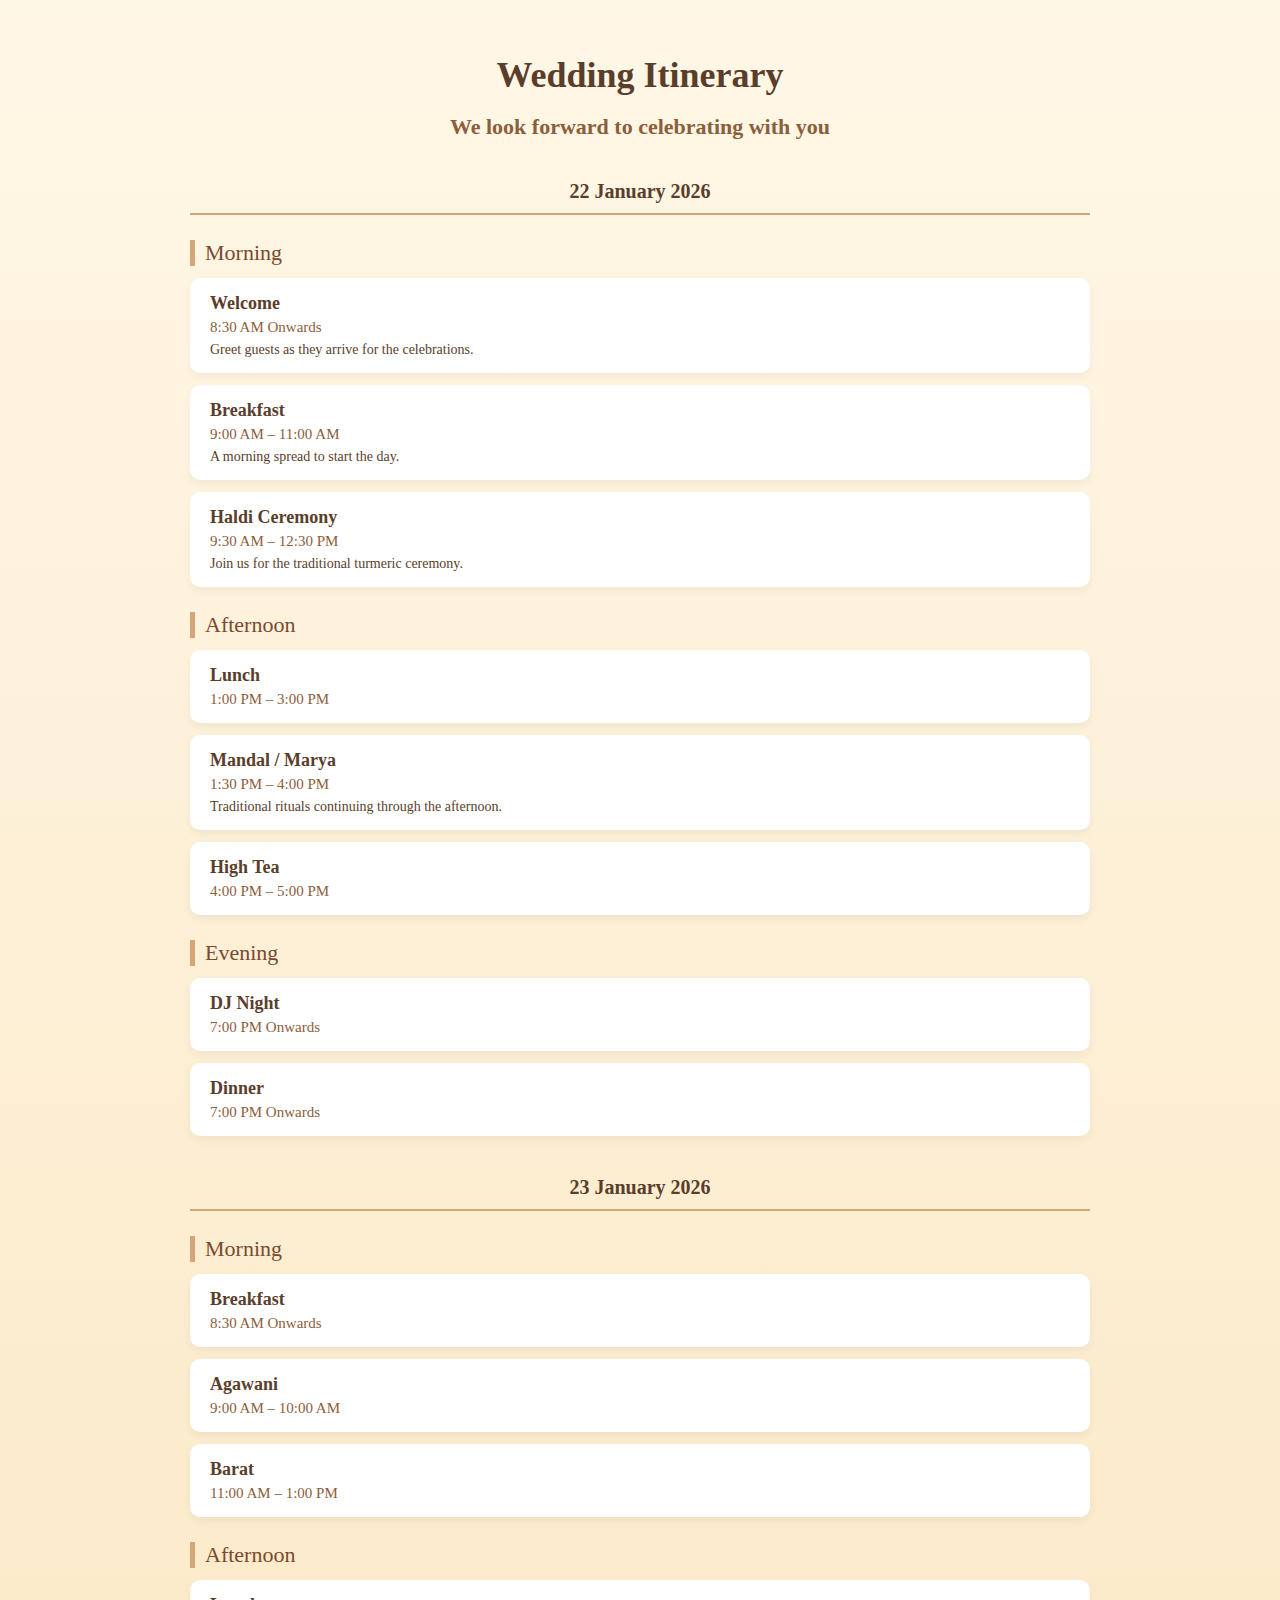
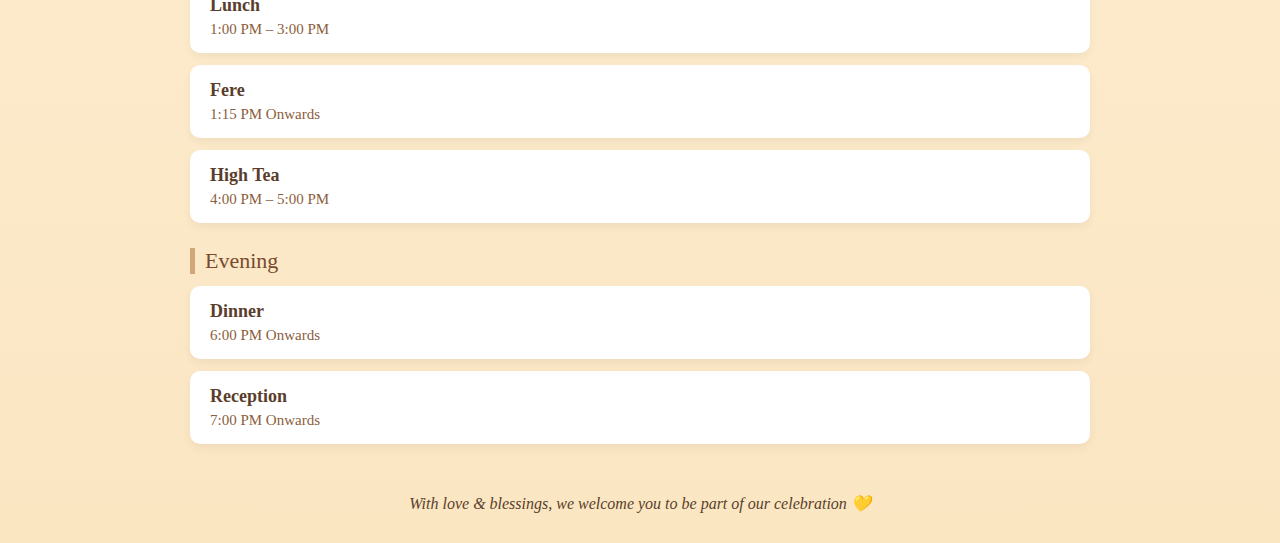
<file: test.html>
<!DOCTYPE html>
<html lang="en">
<head>
  <meta charset="UTF-8" />
  <meta name="viewport" content="width=device-width, initial-scale=1.0"/>
  <title>Wedding Itinerary</title>

  <style>
    body {
      margin: 0;
      font-family: "Georgia", serif;
      background: linear-gradient(to bottom, #fff7e6, #fbe6c2);
      color: #5a3e2b;
    }

    .container {
      max-width: 900px;
      margin: auto;
      padding: 30px 20px;
    }

    h1 {
      text-align: center;
      font-size: 36px;
      margin-bottom: 10px;
    }

    h2 {
      text-align: center;
      font-size: 22px;
      margin-bottom: 30px;
      color: #8b5e3c;
    }

    .date {
      text-align: center;
      font-size: 20px;
      margin: 40px 0 20px;
      font-weight: bold;
      border-bottom: 2px solid #d2a679;
      padding-bottom: 10px;
    }

    .section {
      margin: 25px 0;
    }

    .section-title {
      font-size: 22px;
      margin-bottom: 10px;
      color: #7a4a2e;
      border-left: 5px solid #d2a679;
      padding-left: 10px;
    }

    .event {
      background: #fff;
      border-radius: 10px;
      padding: 15px 20px;
      margin: 12px 0;
      box-shadow: 0 4px 10px rgba(0,0,0,0.05);
    }

    .event-title {
      font-weight: bold;
      font-size: 18px;
    }

    .event-time {
      font-size: 15px;
      color: #8b5e3c;
      margin-top: 5px;
    }

    .event-desc {
      font-size: 14px;
      margin-top: 6px;
    }

    footer {
      text-align: center;
      margin-top: 50px;
      font-size: 16px;
      font-style: italic;
    }

    @media (max-width: 600px) {
      h1 {
        font-size: 28px;
      }
    }
  </style>
</head>

<body>
  <div class="container">

    <h1>Wedding Itinerary</h1>
    <h2>We look forward to celebrating with you</h2>

    <!-- DAY 1 -->
    <div class="date">22 January 2026</div>

    <div class="section">
      <div class="section-title">Morning</div>

      <div class="event">
        <div class="event-title">Welcome</div>
        <div class="event-time">8:30 AM Onwards</div>
        <div class="event-desc">Greet guests as they arrive for the celebrations.</div>
      </div>

      <div class="event">
        <div class="event-title">Breakfast</div>
        <div class="event-time">9:00 AM – 11:00 AM</div>
        <div class="event-desc">A morning spread to start the day.</div>
      </div>

      <div class="event">
        <div class="event-title">Haldi Ceremony</div>
        <div class="event-time">9:30 AM – 12:30 PM</div>
        <div class="event-desc">Join us for the traditional turmeric ceremony.</div>
      </div>
    </div>

    <div class="section">
      <div class="section-title">Afternoon</div>

      <div class="event">
        <div class="event-title">Lunch</div>
        <div class="event-time">1:00 PM – 3:00 PM</div>
      </div>

      <div class="event">
        <div class="event-title">Mandal / Marya</div>
        <div class="event-time">1:30 PM – 4:00 PM</div>
        <div class="event-desc">Traditional rituals continuing through the afternoon.</div>
      </div>

      <div class="event">
        <div class="event-title">High Tea</div>
        <div class="event-time">4:00 PM – 5:00 PM</div>
      </div>
    </div>

    <div class="section">
      <div class="section-title">Evening</div>

      <div class="event">
        <div class="event-title">DJ Night</div>
        <div class="event-time">7:00 PM Onwards</div>
      </div>

      <div class="event">
        <div class="event-title">Dinner</div>
        <div class="event-time">7:00 PM Onwards</div>
      </div>
    </div>

    <!-- DAY 2 -->
    <div class="date">23 January 2026</div>

    <div class="section">
      <div class="section-title">Morning</div>

      <div class="event">
        <div class="event-title">Breakfast</div>
        <div class="event-time">8:30 AM Onwards</div>
      </div>

      <div class="event">
        <div class="event-title">Agawani</div>
        <div class="event-time">9:00 AM – 10:00 AM</div>
      </div>

      <div class="event">
        <div class="event-title">Barat</div>
        <div class="event-time">11:00 AM – 1:00 PM</div>
      </div>
    </div>

    <div class="section">
      <div class="section-title">Afternoon</div>

      <div class="event">
        <div class="event-title">Lunch</div>
        <div class="event-time">1:00 PM – 3:00 PM</div>
      </div>

      <div class="event">
        <div class="event-title">Fere</div>
        <div class="event-time">1:15 PM Onwards</div>
      </div>

      <div class="event">
        <div class="event-title">High Tea</div>
        <div class="event-time">4:00 PM – 5:00 PM</div>
      </div>
    </div>

    <div class="section">
      <div class="section-title">Evening</div>

      <div class="event">
        <div class="event-title">Dinner</div>
        <div class="event-time">6:00 PM Onwards</div>
      </div>

      <div class="event">
        <div class="event-title">Reception</div>
        <div class="event-time">7:00 PM Onwards</div>
      </div>
    </div>

    <footer>
      With love & blessings, we welcome you to be part of our celebration 💛
    </footer>

  </div>
</body>
</html>
</file>
